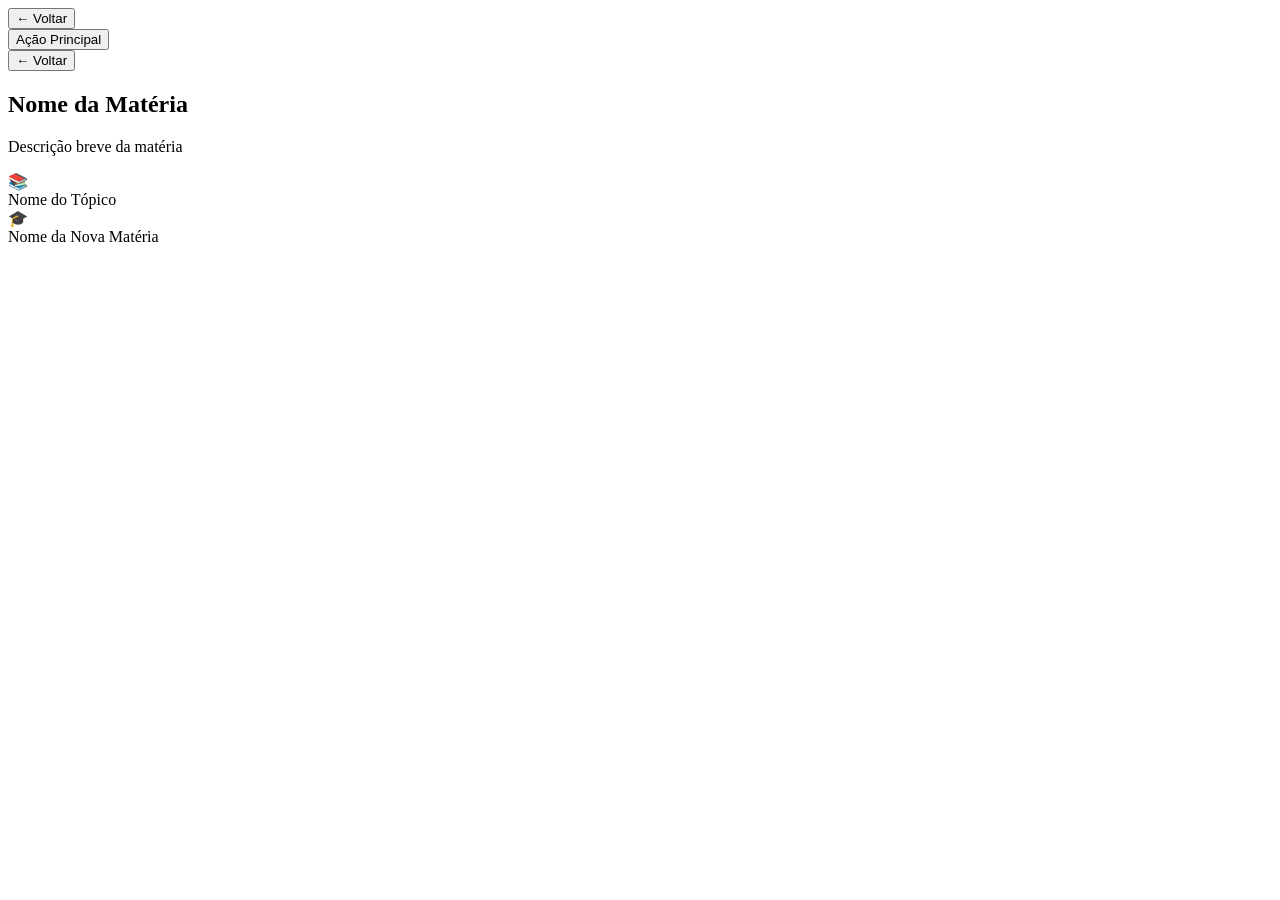
<file: botoes_reutilizaveis/botoes_reutilizaveis.html>
<!-- botoes_reutilizaveis.html
     BIBLIOTECA DE TEMPLATES REUTILIZÁVEIS
     Copie e cole conforme necessário no seu projeto
-->

<!-- ========== 1. BOTÃO VOLTAR ========== -->
<!-- Use este padrão para colocar um botão voltar em qualquer lugar da página -->
<!-- COPIE ISTO: -->
<div class="btn-container-top">
    <button class="btn-voltar" onclick="voltarParaMaterias()">← Voltar</button>
</div>
<!-- FIM DO TEMPLATE -->

<!-- ========== 2. BOTÃO PRIMÁRIO ========== -->
<!-- Use para ações principais (ex: Confirmar, Enviar, etc) -->
<!-- COPIE ISTO: -->
<button class="btn-primario" onclick="suaFuncao()">Ação Principal</button>
<!-- FIM DO TEMPLATE -->

<!-- ========== 3. SEÇÃO COMPLETA DE MATÉRIA ========== -->
<!-- Cole isto no seu arquivo HTML de matéria (ex: Historia.html) -->
<!-- COPIE ISTO: -->
<section id="sua_materia" class="secao">
    <div class="btn-container-top">
        <button class="btn-voltar" onclick="voltarParaMaterias()">← Voltar</button>
    </div>

    <div class="content-header">
        <h1>Nome da Matéria</h1>
        <p>Descrição breve da matéria</p>
    </div>

    <!-- GRID COM SUBMATÉRIAS/CONTEÚDOS -->
    <div class="cards-grid">
        <!-- ADICIONE CARDS AQUI (veja template abaixo) -->
    </div>
</section>
<!-- FIM DO TEMPLATE -->

<!-- ========== 4. CARD DE SUBMATÉRIA ========== -->
<!-- Cole isto dentro de <div class="cards-grid"> acima -->
<!-- COPIE ISTO: -->
<div class="card" onclick="abrirSubmateria('NomeDaSubmateria')">
    <div class="card-icon">📚</div>
    <div class="card-title">Nome do Tópico</div>
</div>
<!-- FIM DO TEMPLATE - COPIE QUANTAS VEZES PRECISAR -->

<!-- ========== 5. COMO ADICIONAR UMA NOVA MATÉRIA ========== -->
<!-- Passo 1: Crie um arquivo em /materias/NomeDaMateria.html -->
<!-- Passo 2: Cole o template de SEÇÃO COMPLETA (item 3) nele -->
<!-- Passo 3: No Home.html, adicione um card assim: -->
<!-- COPIE ISTO para Home.html dentro de <div class="cards-grid">: -->
<div class="card" onclick="abrirMateria('NomeDaMateria')">
    <div class="card-icon">🎓</div>
    <div class="card-title">Nome da Nova Matéria</div>
</div>
<!-- FIM DO TEMPLATE -->

<!-- ========== 6. FUNÇÃO JAVASCRIPT PARA SUBMATÉRIAS ========== -->
<!-- Cole isto no <script> do seu arquivo HTML de matéria -->
<script>
    /**
     * Abre uma submatéria ao clicar em um card
     * Cole isto no seu arquivo de matéria (ex: Historia.html)
     * @param {string} nomeSubmateria - Nome da submatéria
     */
    function abrirSubmateria(nomeSubmateria) {
        alert('Abrindo: ' + nomeSubmateria);
        // TODO: Implementar carregamento de submatéria
    }

    /**
     * Volta para a página inicial de matérias
     */
    function voltarParaMaterias() {
        location.reload();
    }
</script>
<!-- FIM DO TEMPLATE -->

<!-- ========== 7. EXEMPLO COMPLETO: Historia.html ========== -->
<!-- Este é um exemplo de como usar os templates acima -->
<!--
<!DOCTYPE html>
<html lang="pt-BR">
<head>
    <meta charset="UTF-8">
    <title>História</title>
    <link rel="stylesheet" href="../css/home.css">
    <link rel="stylesheet" href="../botoes_reutilizaveis/botoes_reutilizaveis.css">
</head>
<body>
    <section id="historia" class="secao">
        <div class="btn-container-top">
            <button class="btn-voltar" onclick="voltarParaMaterias()">← Voltar</button>
        </div>

        <div class="content-header">
            <h1>História</h1>
            <p>Conteúdo de História</p>
        </div>

        <div class="cards-grid">
            <div class="card" onclick="abrirSubmateria('Antiga')">
                <div class="card-icon">🏺</div>
                <div class="card-title">Antiga</div>
            </div>
            <div class="card" onclick="abrirSubmateria('Medieval')">
                <div class="card-icon">🏰</div>
                <div class="card-title">Medieval</div>
            </div>
        </div>
    </section>

    <script src="../js/home.js"></script>
    <script>
        function abrirSubmateria(nomeSubmateria) {
            alert('Abrindo: ' + nomeSubmateria);
        }

        function voltarParaMaterias() {
            location.reload();
        }
    </script>
</body>
</html>
-->
<!-- FIM DO EXEMPLO -->
</file>
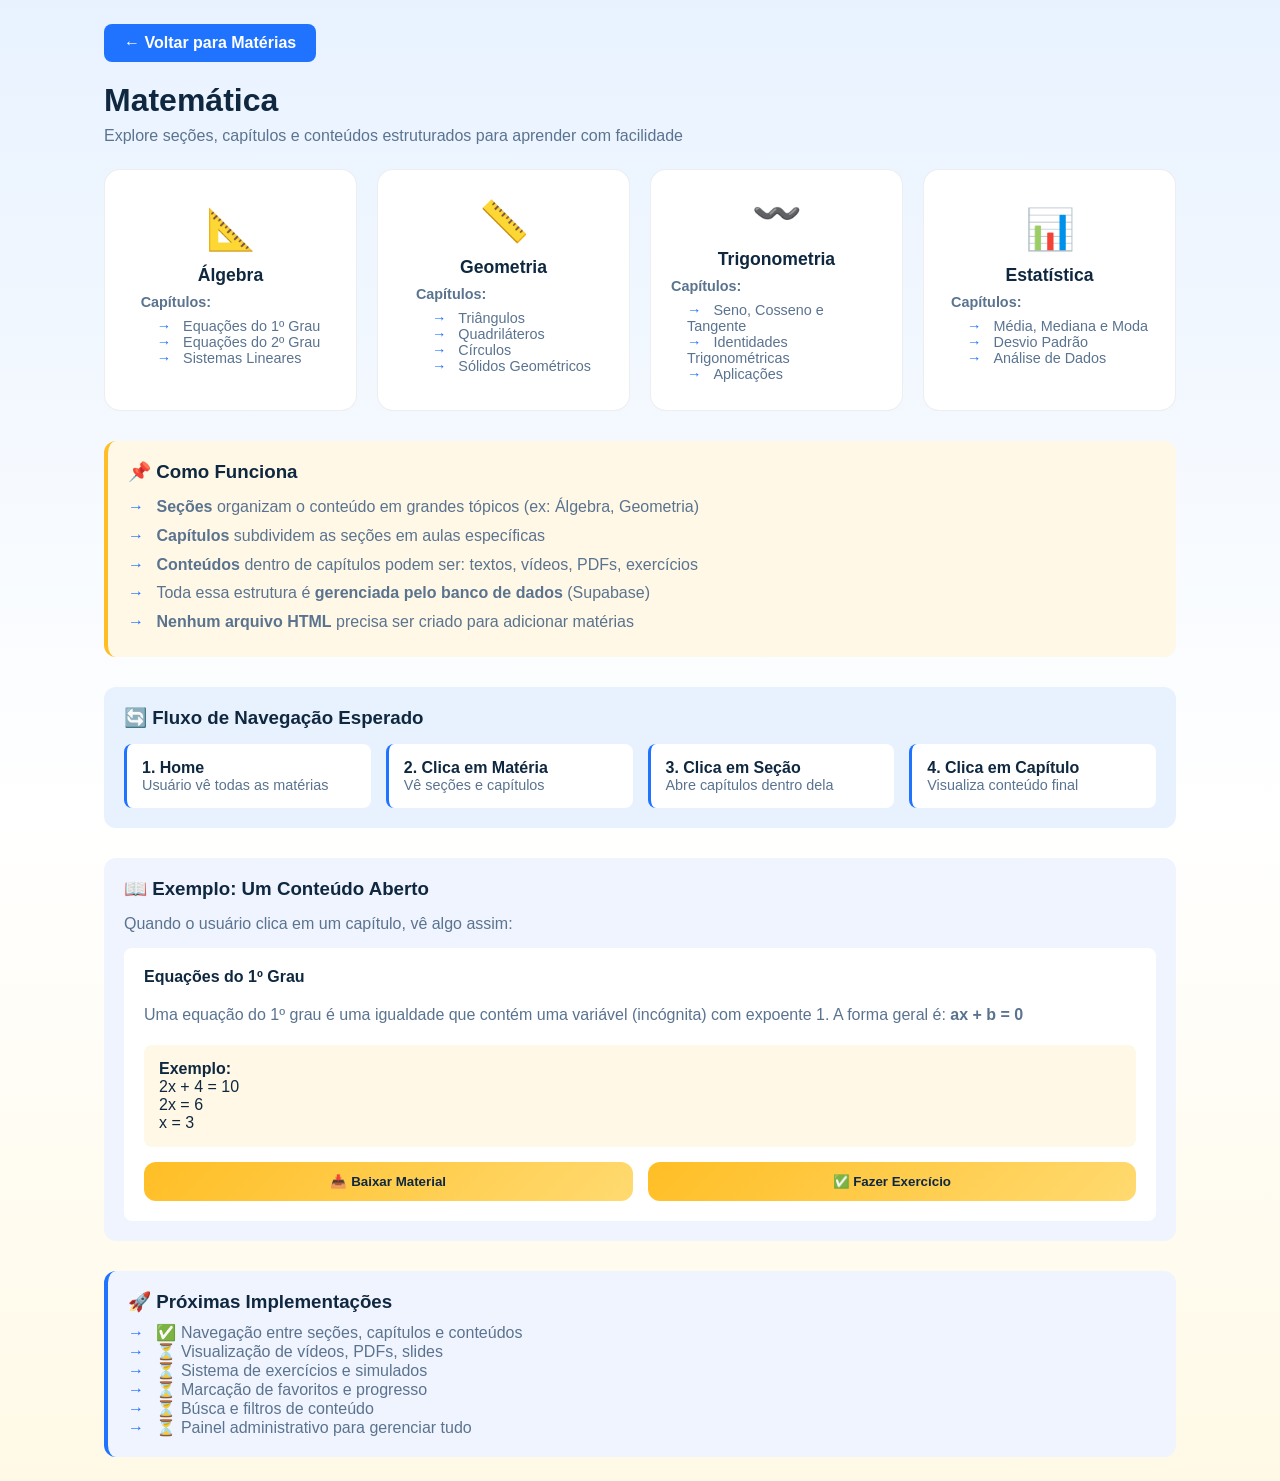
<file: materias/Exemplo.html>
<!-- materias/Exemplo.html
     EXEMPLO DE COMO UMA MATÉRIA COM CONTEÚDO FICARÁ ESTRUTURADA
     Este arquivo simula a estrutura visual que será gerada dinamicamente
     quando um usuário clica em uma matéria no Home
-->

<!DOCTYPE html>
<html lang="pt-BR">
<head>
    <meta charset="UTF-8">
    <meta name="viewport" content="width=device-width, initial-scale=1.0">
    <title>Exemplo - Matéria Estruturada</title>
    <link rel="stylesheet" href="../css/home.css">
    <link rel="stylesheet" href="../botoes_reutilizaveis/botoes_reutilizaveis.css">
</head>
<body>
    <!-- SIMULA O CONTEÚDO DINÂMICO QUE SERÁ RENDERIZADO -->
    <div class="page-container" style="max-width: 1120px; margin: 0 auto; padding: 24px;">

        <!-- BOTÃO VOLTAR -->
        <div class="btn-container-top">
            <button class="btn-voltar" onclick="history.back()">← Voltar para Matérias</button>
        </div>

        <!-- CABEÇALHO DA MATÉRIA -->
        <div class="content-header">
            <h1>Matemática</h1>
            <p>Explore seções, capítulos e conteúdos estruturados para aprender com facilidade</p>
        </div>

        <!-- GRID DE SEÇÕES -->
        <div class="cards-grid">

            <!-- SEÇÃO 1: ÁLGEBRA -->
            <div class="card">
                <div class="card-icon">📐</div>
                <div class="card-title">Álgebra</div>
                <div style="font-size: 0.9rem; color: #5a738f; margin-top: 8px; text-align: left;">
                    <strong>Capítulos:</strong>
                    <ul style="margin: 8px 0; padding-left: 16px;">
                        <li>Equações do 1º Grau</li>
                        <li>Equações do 2º Grau</li>
                        <li>Sistemas Lineares</li>
                    </ul>
                </div>
            </div>

            <!-- SEÇÃO 2: GEOMETRIA -->
            <div class="card">
                <div class="card-icon">📏</div>
                <div class="card-title">Geometria</div>
                <div style="font-size: 0.9rem; color: #5a738f; margin-top: 8px; text-align: left;">
                    <strong>Capítulos:</strong>
                    <ul style="margin: 8px 0; padding-left: 16px;">
                        <li>Triângulos</li>
                        <li>Quadriláteros</li>
                        <li>Círculos</li>
                        <li>Sólidos Geométricos</li>
                    </ul>
                </div>
            </div>

            <!-- SEÇÃO 3: TRIGONOMETRIA -->
            <div class="card">
                <div class="card-icon">〰️</div>
                <div class="card-title">Trigonometria</div>
                <div style="font-size: 0.9rem; color: #5a738f; margin-top: 8px; text-align: left;">
                    <strong>Capítulos:</strong>
                    <ul style="margin: 8px 0; padding-left: 16px;">
                        <li>Seno, Cosseno e Tangente</li>
                        <li>Identidades Trigonométricas</li>
                        <li>Aplicações</li>
                    </ul>
                </div>
            </div>

            <!-- SEÇÃO 4: ESTATÍSTICA -->
            <div class="card">
                <div class="card-icon">📊</div>
                <div class="card-title">Estatística</div>
                <div style="font-size: 0.9rem; color: #5a738f; margin-top: 8px; text-align: left;">
                    <strong>Capítulos:</strong>
                    <ul style="margin: 8px 0; padding-left: 16px;">
                        <li>Média, Mediana e Moda</li>
                        <li>Desvio Padrão</li>
                        <li>Análise de Dados</li>
                    </ul>
                </div>
            </div>

        </div>

        <!-- SEÇÃO EXPLICATIVA -->
        <div style="background: #fff8e6; border-left: 4px solid #ffbe25; padding: 20px; border-radius: 12px; margin-top: 30px;">
            <h3 style="color: #0f2840; margin-bottom: 10px;">📌 Como Funciona</h3>
            <ul style="color: #5a738f; line-height: 1.8;">
                <li><strong>Seções</strong> organizam o conteúdo em grandes tópicos (ex: Álgebra, Geometria)</li>
                <li><strong>Capítulos</strong> subdividem as seções em aulas específicas</li>
                <li><strong>Conteúdos</strong> dentro de capítulos podem ser: textos, vídeos, PDFs, exercícios</li>
                <li>Toda essa estrutura é <strong>gerenciada pelo banco de dados</strong> (Supabase)</li>
                <li><strong>Nenhum arquivo HTML</strong> precisa ser criado para adicionar matérias</li>
            </ul>
        </div>

        <!-- FLUXO DE NAVEGAÇÃO -->
        <div style="margin-top: 30px; padding: 20px; background: #e8f2ff; border-radius: 12px;">
            <h3 style="color: #0f2840; margin-bottom: 15px;">🔄 Fluxo de Navegação Esperado</h3>
            <div style="display: grid; grid-template-columns: repeat(auto-fit, minmax(200px, 1fr)); gap: 15px;">
                <div style="background: white; padding: 15px; border-radius: 8px; border-left: 3px solid #1f73ff;">
                    <strong>1. Home</strong>
                    <p style="font-size: 0.9rem; color: #5a738f;">Usuário vê todas as matérias</p>
                </div>
                <div style="background: white; padding: 15px; border-radius: 8px; border-left: 3px solid #1f73ff;">
                    <strong>2. Clica em Matéria</strong>
                    <p style="font-size: 0.9rem; color: #5a738f;">Vê seções e capítulos</p>
                </div>
                <div style="background: white; padding: 15px; border-radius: 8px; border-left: 3px solid #1f73ff;">
                    <strong>3. Clica em Seção</strong>
                    <p style="font-size: 0.9rem; color: #5a738f;">Abre capítulos dentro dela</p>
                </div>
                <div style="background: white; padding: 15px; border-radius: 8px; border-left: 3px solid #1f73ff;">
                    <strong>4. Clica em Capítulo</strong>
                    <p style="font-size: 0.9rem; color: #5a738f;">Visualiza conteúdo final</p>
                </div>
            </div>
        </div>

        <!-- EXEMPLO DE COMO SERÁ UM CONTEÚDO -->
        <div style="margin-top: 30px; padding: 20px; background: #f0f4ff; border-radius: 12px;">
            <h3 style="color: #0f2840; margin-bottom: 15px;">📖 Exemplo: Um Conteúdo Aberto</h3>
            <p style="color: #5a738f;">Quando o usuário clica em um capítulo, vê algo assim:</p>
            
            <div style="background: white; padding: 20px; border-radius: 8px; margin-top: 15px;">
                <h4 style="color: #0f2840;">Equações do 1º Grau</h4>
                <p style="color: #5a738f; line-height: 1.8; margin: 15px 0;">
                    Uma equação do 1º grau é uma igualdade que contém uma variável (incógnita) com expoente 1.
                    A forma geral é: <strong>ax + b = 0</strong>
                </p>
                
                <div style="background: #fff8e6; padding: 15px; border-radius: 8px; margin: 15px 0;">
                    <strong>Exemplo:</strong><br>
                    2x + 4 = 10<br>
                    2x = 6<br>
                    x = 3
                </div>

                <div style="display: grid; grid-template-columns: 1fr 1fr; gap: 15px; margin-top: 15px;">
                    <button class="btn-primario" style="cursor: pointer; padding: 12px;">📥 Baixar Material</button>
                    <button class="btn-primario" style="cursor: pointer; padding: 12px;">✅ Fazer Exercício</button>
                </div>
            </div>
        </div>

        <!-- PRÓXIMAS FASES -->
        <div style="margin-top: 30px; padding: 20px; background: #f0f4ff; border-radius: 12px; border-left: 4px solid #1f73ff;">
            <h3 style="color: #0f2840; margin-bottom: 10px;">🚀 Próximas Implementações</h3>
            <ul style="color: #5a738f;">
                <li>✅ Navegação entre seções, capítulos e conteúdos</li>
                <li>⏳ Visualização de vídeos, PDFs, slides</li>
                <li>⏳ Sistema de exercícios e simulados</li>
                <li>⏳ Marcação de favoritos e progresso</li>
                <li>⏳ Búsca e filtros de conteúdo</li>
                <li>⏳ Painel administrativo para gerenciar tudo</li>
            </ul>
        </div>

    </div>

    <style>
        body {
            font-family: 'Segoe UI', Arial, sans-serif;
            background: linear-gradient(180deg, #e8f2ff 0%, #ffffff 55%, #fff9e6 100%);
            color: #0f2840;
        }
        ul { list-style: none; }
        ul li:before { content: "→ "; margin-right: 8px; color: #1f73ff; font-weight: bold; }
    </style>
</body>
</html>
</file>
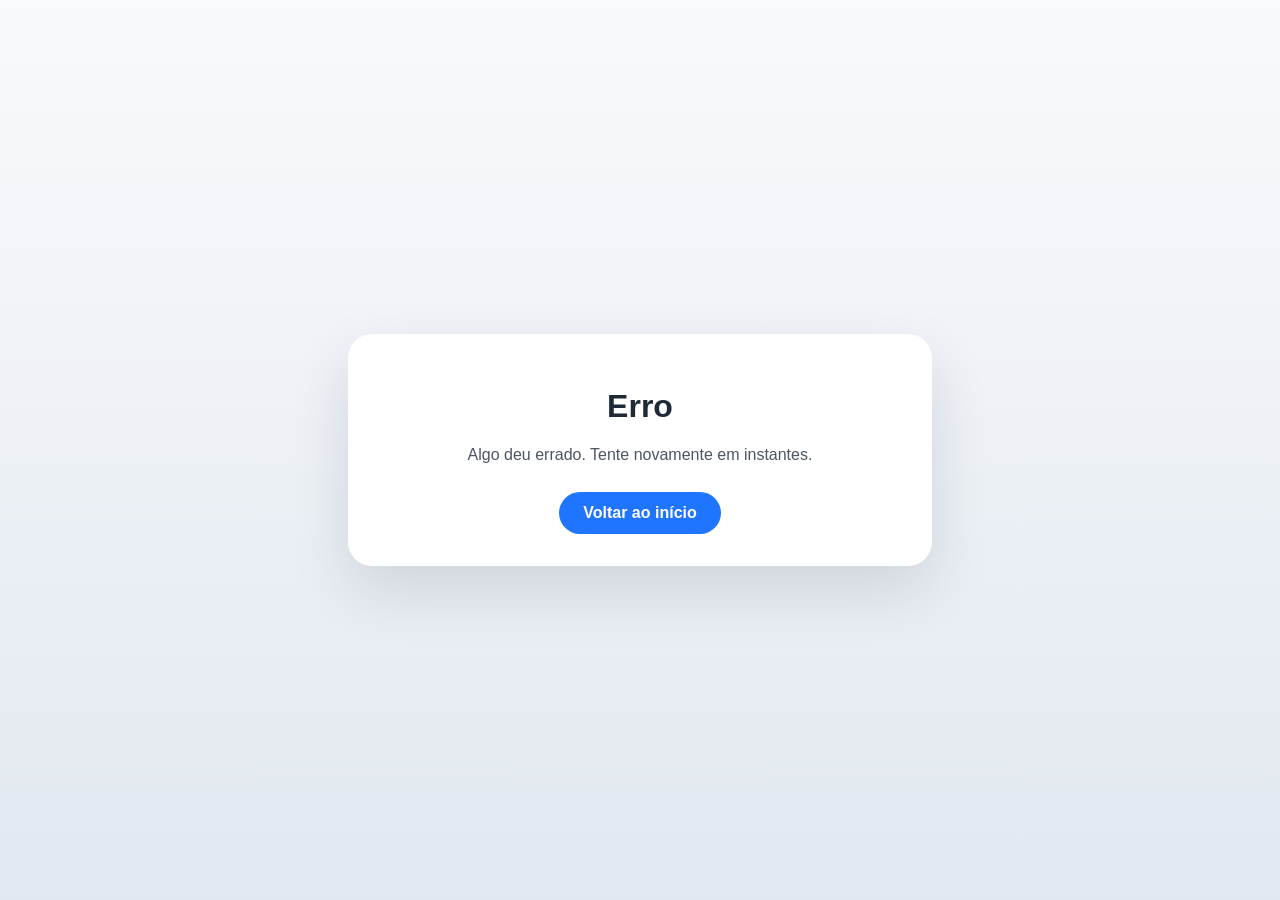
<file: Telas de erros/Erro.html>
<!DOCTYPE html>
<html lang="pt-BR">
<head>
    <meta charset="UTF-8">
    <meta name="viewport" content="width=device-width, initial-scale=1.0">
    <title>Erro - Portal CPO</title>
    <style>
        body {
            margin: 0;
            min-height: 100vh;
            display: grid;
            place-items: center;
            background: linear-gradient(180deg, #f8fafc 0%, #e2e8f0 100%);
            font-family: 'Segoe UI', Arial, sans-serif;
            color: #1f2937;
        }
        .error-card {
            width: min(520px, 90vw);
            padding: 32px;
            border-radius: 24px;
            background: #ffffff;
            box-shadow: 0 24px 60px rgba(15, 23, 42, 0.12);
            text-align: center;
        }
        .error-card h1 {
            font-size: 2rem;
            margin-bottom: 12px;
        }
        .error-card p {
            color: #4b5563;
            margin-bottom: 24px;
            line-height: 1.7;
        }
        .error-card a {
            display: inline-flex;
            padding: 12px 24px;
            border-radius: 999px;
            text-decoration: none;
            background: #1f75ff;
            color: #fff;
            font-weight: 700;
        }
    </style>
</head>
<body>
    <div class="error-card">
        <h1 id="error-title">Erro</h1>
        <p id="error-message">Algo deu errado. Tente novamente em instantes.</p>
        <a id="error-back" href="../index.html">Voltar ao início</a>
    </div>
    <script>
        const params = new URLSearchParams(window.location.search);
        const title = params.get('title') || 'Erro';
        const msg = params.get('msg') || 'Algo deu errado. Tente novamente em instantes.';
        const back = params.get('back');
        document.getElementById('error-title').textContent = title;
        document.getElementById('error-message').textContent = msg;
        if (back) {
            document.getElementById('error-back').href = decodeURIComponent(back);
        }
    </script>
</body>
</html>
</file>
<file: css/home.css>
/* home.css
   Estilos para página Home com menu lateral e cards modulares.
   Fácil de editar e expandir.
*/

* {
    box-sizing: border-box;
    margin: 0;
    padding: 0;
}

body {
    font-family: 'Segoe UI', Arial, sans-serif;
    background: linear-gradient(180deg, #e8f2ff 0%, #ffffff 55%, #fff9e6 100%);
    color: #0f2840;
}

/* Container principal - grid: sidebar | main */
.home-wrapper {
    display: grid;
    grid-template-columns: 240px 1fr;
    grid-template-rows: 70px 1fr;
    min-height: 100vh;
    gap: 0;
}

/* ========== TOP BAR ========== */
.top-bar {
    grid-column: 1 / -1;
    background: linear-gradient(135deg, #1f73ff 0%, #53b2ff 100%);
    display: flex;
    align-items: center;
    justify-content: space-between;
    padding: 0 24px;
    gap: 20px;
    box-shadow: 0 2px 8px rgba(0, 0, 0, 0.08);
}

.home-brand {
    color: #ffffff;
    font-size: 1.2rem;
    font-weight: 700;
    letter-spacing: 0.03em;
}

.top-actions {
    display: flex;
    align-items: center;
    gap: 16px;
}

#usuario-nome {
    color: #ffffff;
    font-weight: 600;
}

.perfil-icon {
    width: 48px;
    height: 48px;
    border-radius: 50%;
    background: #ffbe25;
    display: flex;
    align-items: center;
    justify-content: center;
    cursor: pointer;
    font-weight: 700;
    color: #0f2840;
    transition: transform 0.2s ease;
}

.perfil-icon:hover {
    transform: scale(1.08);
}

.perfil-menu {
    position: absolute;
    top: 70px;
    right: 24px;
    background: #ffffff;
    border-radius: 12px;
    box-shadow: 0 8px 24px rgba(0, 0, 0, 0.12);
    min-width: 160px;
    display: none;
    z-index: 1000;
}

.perfil-menu.ativo {
    display: block;
}

.perfil-menu a {
    display: block;
    padding: 12px 16px;
    color: #0f2840;
    text-decoration: none;
    border-bottom: 1px solid rgba(0, 0, 0, 0.06);
    transition: background 0.2s ease;
}

.perfil-menu a:last-child {
    border-bottom: none;
}

.perfil-menu a:hover {
    background: #f0f4ff;
}

/* ========== SIDEBAR ========== */
.sidebar {
    grid-row: 2;
    grid-column: 1;
    background: #ffffff;
    border-right: 1px solid rgba(0, 0, 0, 0.08);
    padding: 20px 0;
    overflow-y: auto;
}

.sidebar-item {
    padding: 14px 20px;
    color: #0f2840;
    cursor: pointer;
    transition: all 0.2s ease;
    border-left: 4px solid transparent;
}

.sidebar-item:hover {
    background: #f0f4ff;
    border-left-color: #1f73ff;
}

.sidebar-item.ativo {
    background: #e8f2ff;
    border-left-color: #ffbe25;
    font-weight: 600;
}

/* ========== MAIN CONTENT ========== */
.main-content {
    grid-row: 2;
    grid-column: 2;
    padding: 24px;
    overflow-y: auto;
}

.content-header {
    margin-bottom: 24px;
}

.content-header h1 {
    font-size: 2rem;
    color: #0f2840;
    margin-bottom: 8px;
}

.content-header p {
    color: #5a738f;
}

/* ========== GRID DE CARDS MODULAR ========== */
.cards-grid {
    display: grid;
    grid-template-columns: repeat(auto-fill, minmax(220px, 1fr));
    gap: 20px;
}

.card {
    background: #ffffff;
    border: 1px solid rgba(15, 40, 64, 0.08);
    border-radius: 16px;
    padding: 20px;
    cursor: pointer;
    transition: all 0.25s ease;
    display: flex;
    flex-direction: column;
    justify-content: center;
    align-items: center;
    text-align: center;
    min-height: 160px;
}

.card:hover {
    transform: translateY(-4px);
    box-shadow: 0 16px 32px rgba(15, 40, 64, 0.1);
    border-color: #1f73ff;
}

.card-title {
    font-size: 1.1rem;
    font-weight: 600;
    color: #0f2840;
}

.card-icon {
    font-size: 2.5rem;
    margin-bottom: 12px;
}

/* Card destaque em amarelo */
.card.destaque {
    background: linear-gradient(135deg, #fff8e6 0%, #fffbf0 100%);
    border-color: #ffbe25;
}

.card.destaque:hover {
    border-color: #ffbe25;
}

/* ========== RESPONSIVIDADE ========== */
@media (max-width: 900px) {
    .home-wrapper {
        grid-template-columns: 180px 1fr;
    }

    .sidebar {
        padding: 16px 0;
    }

    .cards-grid {
        grid-template-columns: repeat(auto-fill, minmax(180px, 1fr));
        gap: 16px;
    }
}

@media (max-width: 640px) {
    .home-wrapper {
        grid-template-columns: 1fr;
        grid-template-rows: 70px auto 1fr;
    }

    .sidebar {
        grid-row: 2;
        grid-column: 1;
        display: none;
    }

    .main-content {
        grid-row: 3;
        grid-column: 1;
        padding: 16px;
    }

    .content-header h1 {
        font-size: 1.5rem;
    }

    .cards-grid {
        grid-template-columns: 1fr;
    }
}
</file>
<file: botoes_reutilizaveis/botoes_reutilizaveis.css>
/* botoes_reutilizaveis.css
   Componentes CSS reutilizáveis - copie e use conforme necessário
   IMPORTANTE: Use as classes conforme os templates HTML
*/

/* ========== BOTÕES PADRÃO ========== */
/* Copie a classe no HTML: <button class="btn-voltar">← Voltar</button> */
.btn-voltar {
    background: #1f73ff;
    color: white;
    border: none;
    padding: 10px 20px;
    border-radius: 8px;
    cursor: pointer;
    font-weight: 600;
    transition: all 0.2s ease;
    font-size: 1rem;
}

.btn-voltar:hover {
    background: #0d57c7;
    transform: translateY(-2px);
}

/* Copie a classe no HTML: <button class="btn-primario">Ação</button> */
.btn-primario {
    background: linear-gradient(135deg, #ffbe25 0%, #ffda70 100%);
    color: #0f2840;
    border: none;
    padding: 12px 24px;
    border-radius: 12px;
    cursor: pointer;
    font-weight: 700;
    transition: all 0.2s ease;
}

.btn-primario:hover {
    transform: translateY(-2px);
    box-shadow: 0 8px 16px rgba(255, 190, 37, 0.3);
}

/* ========== POSICIONAMENTO DE BOTÕES ========== */
/* Copie a classe no HTML: <div class="btn-container-top"> */
.btn-container-top {
    margin-bottom: 20px;
    display: flex;
    gap: 12px;
}

.btn-container-right {
    text-align: right;
    margin: 20px 0;
}

.btn-container-center {
    text-align: center;
    margin: 20px 0;
}

/* ========== SEÇÃO DE CONTEÚDO ========== */
/* Copie junto com o template HTML em botoes_reutilizaveis.html */
.secao {
    width: 100%;
    animation: fadeIn 0.3s ease;
}

@keyframes fadeIn {
    from {
        opacity: 0;
    }
    to {
        opacity: 1;
    }
}

.content-header {
    margin-bottom: 24px;
}

.content-header h1 {
    font-size: 2rem;
    color: #0f2840;
    margin-bottom: 8px;
}

.content-header p {
    color: #5a738f;
}

/* ========== GRID DE CARDS (para submatérias) ========== */
/* Copie junto com o template de card em botoes_reutilizaveis.html */
.cards-grid {
    display: grid;
    grid-template-columns: repeat(auto-fill, minmax(220px, 1fr));
    gap: 20px;
    margin-top: 20px;
}

.card {
    background: #ffffff;
    border: 1px solid rgba(15, 40, 64, 0.08);
    border-radius: 16px;
    padding: 20px;
    cursor: pointer;
    transition: all 0.25s ease;
    display: flex;
    flex-direction: column;
    justify-content: center;
    align-items: center;
    text-align: center;
    min-height: 160px;
}

.card:hover {
    transform: translateY(-4px);
    box-shadow: 0 16px 32px rgba(15, 40, 64, 0.1);
    border-color: #1f73ff;
}

.card-icon {
    font-size: 2.5rem;
    margin-bottom: 12px;
}

.card-title {
    font-size: 1.1rem;
    font-weight: 600;
    color: #0f2840;
}

/* Card destaque em amarelo */
.card.destaque {
    background: linear-gradient(135deg, #fff8e6 0%, #fffbf0 100%);
    border-color: #ffbe25;
}

.card.destaque:hover {
    border-color: #ffbe25;
}

/* ========== RESPONSIVIDADE ========== */
@media (max-width: 640px) {
    .cards-grid {
        grid-template-columns: 1fr;
    }

    .btn-container-top {
        flex-direction: column;
    }

    .btn-voltar,
    .btn-primario {
        width: 100%;
    }
}
</file>
